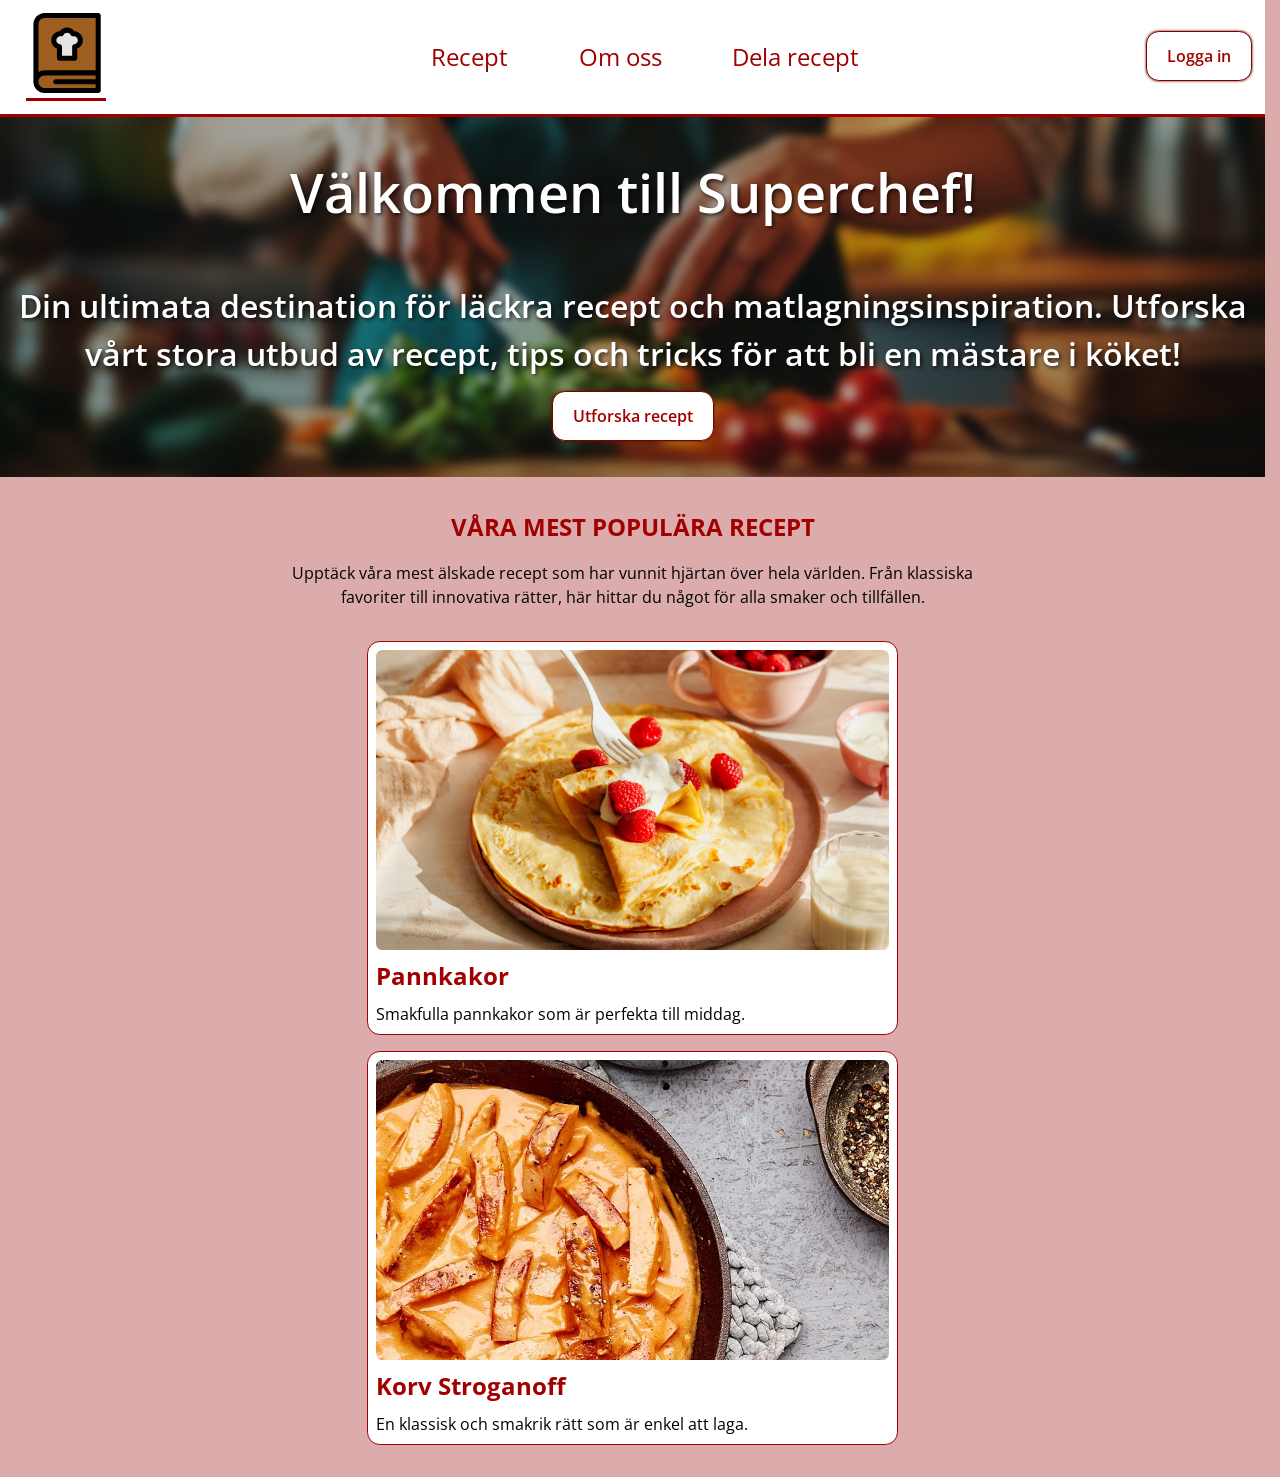
<file: index.html>
<!doctype html>
<html class="page" lang="sv">
  <head>
    <title>Pannkakor</title>
    <meta charset="utf-8" />
    <meta name="viewport" content="width=device-width" />
    <link rel="icon" href="images/logo_white.svg" type="image/svg+xml" />
    <link rel="stylesheet" href="styles/style.css" />

    <!-- Google Fonts -->
    <link rel="preconnect" href="https://fonts.googleapis.com" />
    <link rel="preconnect" href="https://fonts.gstatic.com" crossorigin />
    <link
      href="https://fonts.googleapis.com/css2?family=Open+Sans:ital,wght@0,300..800;1,300..800&display=swap"
      rel="stylesheet"
    />
  </head>
  <body class="page__body">
    <header class="page__header">
      <a href="#main" class="skip">Skip to main content</a>
      <nav class="navbar" role="navigation" aria-label="Main Navigation">
        <ul class="navbar__list">
          <li class="navbar__item navbar__logo" aria-current="page">
            <a
              class="navbar__link navbar__logo__link navbar__link--active"
              href="index.html"
            >
              <img
                src="images/logo_color.svg"
                class="navbar__item__logo"
                alt="Superchef Home"
              />
            </a>
          </li>
          <li class="navbar__item">
            <a class="navbar__link" href="gallery.html">Recept</a>
          </li>
          <li class="navbar__item">
            <a class="navbar__link" href="about.html">Om oss</a>
          </li>
          <li class="navbar__item">
            <a class="navbar__link" href="share_recipe.html">Dela recept</a>
          </li>
          <li class="navbar__item">
            <button class="button">Logga in</button>
          </li>
        </ul>
      </nav>
      <section class="hero-image">
        <div class="hero__content">
          <h1 class="hero__heading">Välkommen till Superchef!</h1>
          <p class="hero__text">
            Din ultimata destination för läckra recept och
            matlagningsinspiration. Utforska vårt stora utbud av recept, tips
            och tricks för att bli en mästare i köket!
          </p>
          <a href="gallery.html" aria-label="Utforska recept">
            <button class="button" tabindex="-1">Utforska recept</button>
          </a>
        </div>
      </section>
    </header>
    <main id="main" class="wrapper">
      <section class="content">
        <h2 class="section__heading">Våra mest populära recept</h2>
        <p class="section__text">
          Upptäck våra mest älskade recept som har vunnit hjärtan över hela
          världen. Från klassiska favoriter till innovativa rätter, här hittar
          du något för alla smaker och tillfällen.
        </p>
        <div class="gallery">
          <a href="pannkakor.html">
            <article class="gallery__item">
              <img
                class="gallery__item__image"
                src="images/pannkakor.jpg"
                alt="Bild på pannkakor"
              />
              <h2 class="gallery__item__heading">Pannkakor</h2>
              <p>Smakfulla pannkakor som är perfekta till middag.</p>
            </article>
          </a>
          <a href="pannkakor.html">
            <article class="gallery__item">
              <img
                class="gallery__item__image"
                src="images/korvstroganoff.jpg"
                alt="Bild på korvstroganoff"
              />
              <h2 class="gallery__item__heading">Korv Stroganoff</h2>
              <p>En klassisk och smakrik rätt som är enkel att laga.</p>
            </article>
          </a>
        </div>
      </section>
    </main>
  </body>
</html>
</file>
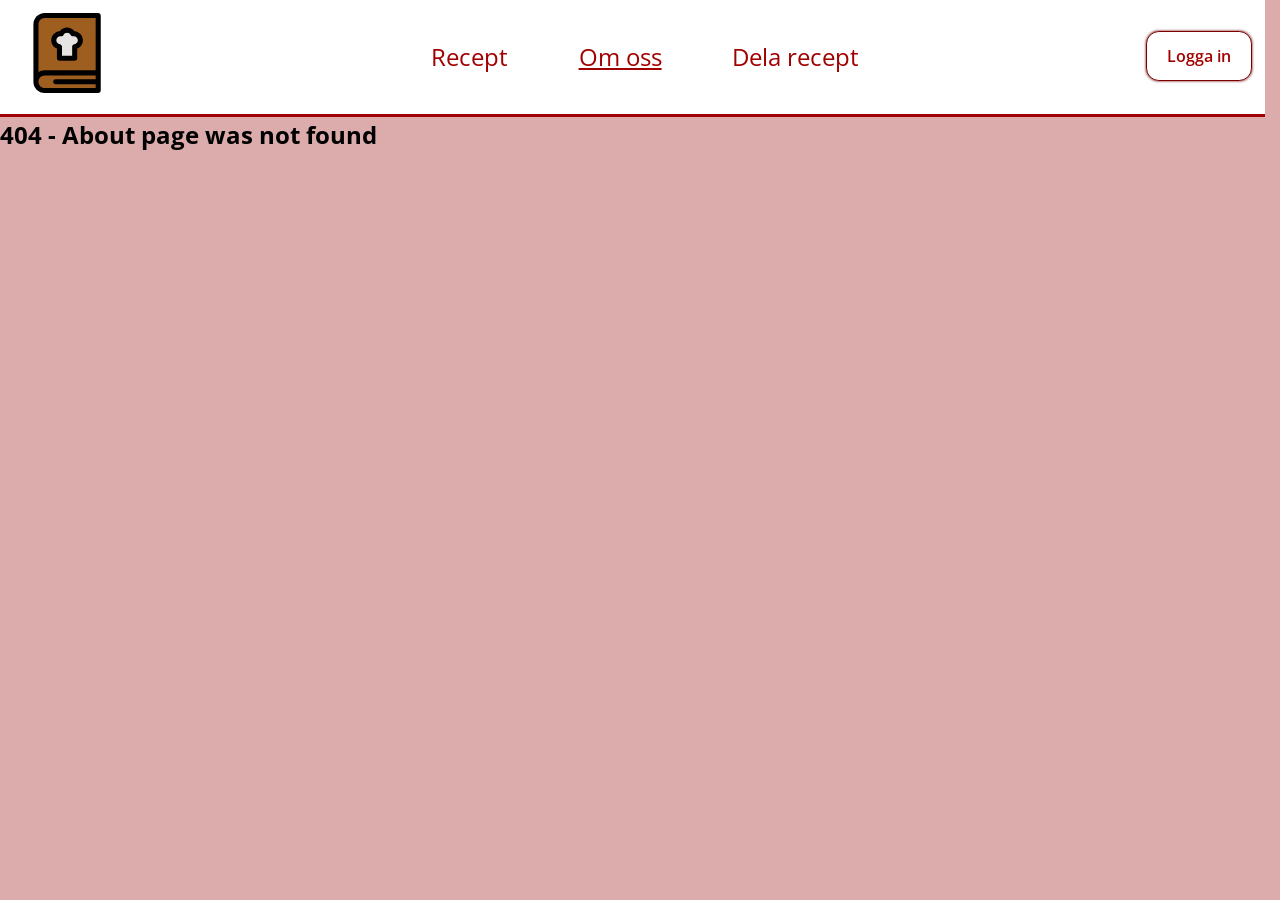
<file: about.html>
<!doctype html>
<html class="page" lang="sv">
  <head>
    <title>Kontakta oss</title>
    <meta charset="utf-8" />
    <meta name="viewport" content="width=device-width" />
    <link rel="icon" href="images/logo_white.svg" type="image/svg+xml" />
    <link rel="stylesheet" href="styles/style.css" />

    <!-- Google Fonts -->
    <link rel="preconnect" href="https://fonts.googleapis.com" />
    <link rel="preconnect" href="https://fonts.gstatic.com" crossorigin />
    <link
      href="https://fonts.googleapis.com/css2?family=Open+Sans:ital,wght@0,300..800;1,300..800&display=swap"
      rel="stylesheet"
    />
  </head>
  <body class="page__body">
    <header class="page__header">
      <a href="#main" class="skip">Skip to main content</a>
      <nav class="navbar" role="navigation" aria-label="Main Navigation">
        <ul class="navbar__list">
          <li class="navbar__item navbar__logo">
            <a class="navbar__link navbar__logo__link" href="index.html">
              <img
                src="images/logo_color.svg"
                class="navbar__item__logo"
                alt="Superchef Home"
              />
            </a>
          </li>
          <li class="navbar__item">
            <a class="navbar__link" href="gallery.html">Recept</a>
          </li>
          <li class="navbar__item" aria-current="page">
            <a class="navbar__link navbar__link--active" href="about.html"
              >Om oss</a
            >
          </li>
          <li class="navbar__item">
            <a class="navbar__link" href="share_recipe.html">Dela recept</a>
          </li>
          <li class="navbar__item">
            <button class="button">Logga in</button>
          </li>
        </ul>
      </nav>
    </header>
    <main>
      <section>
        <h1>404 - About page was not found</h1>
      </section>
    </main>
  </body>
</html>
</file>
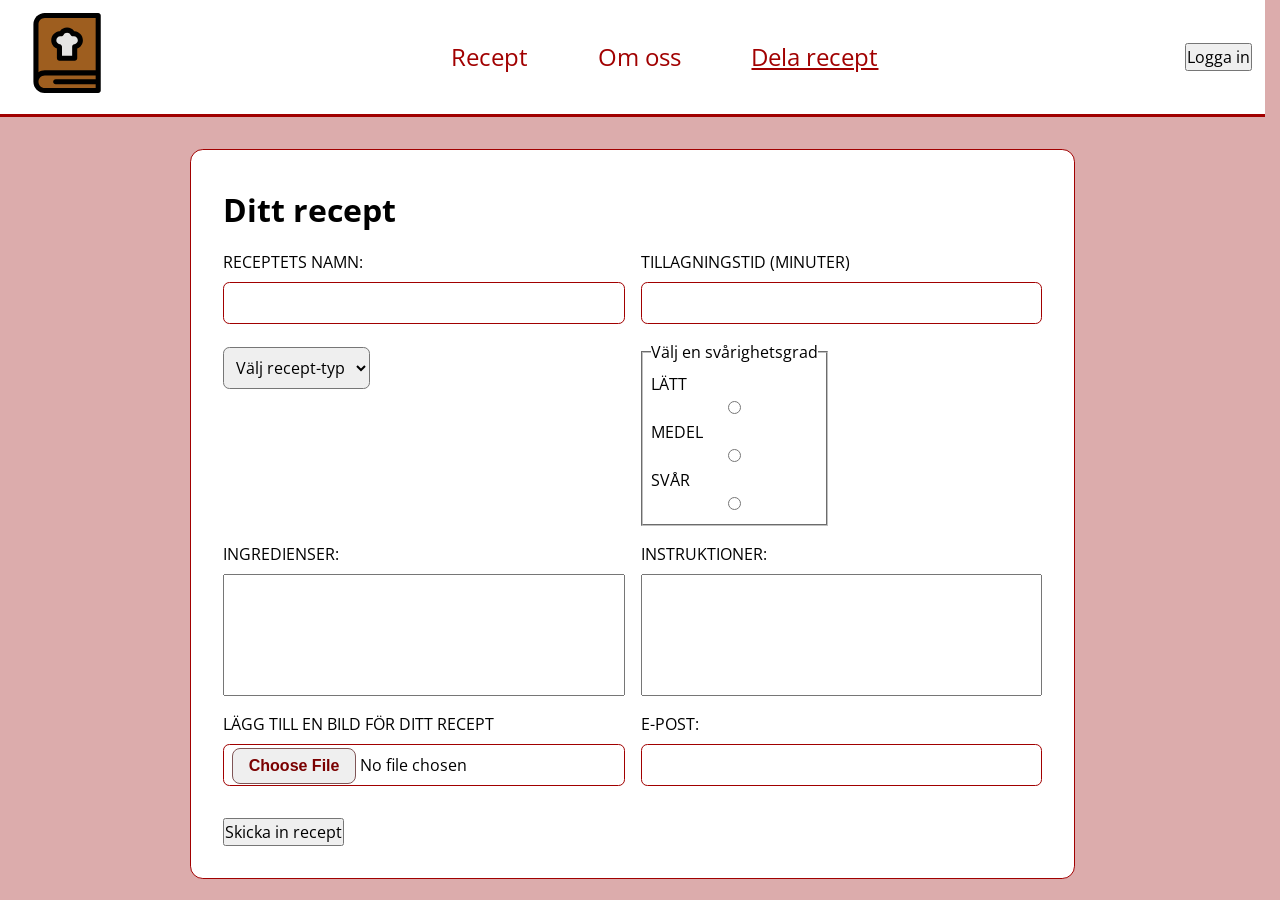
<file: kontakta.html>
<!doctype html>
<html class="page" lang="sv">
  <head>
    <title>Kontakta oss</title>
    <meta charset="utf-8" />
    <meta name="viewport" content="width=device-width" />
    <link rel="icon" href="images/logo_white.svg" type="image/svg+xml" />
    <link rel="stylesheet" href="styles/style.css" />

    <!-- Google Fonts -->
    <link rel="preconnect" href="https://fonts.googleapis.com" />
    <link rel="preconnect" href="https://fonts.gstatic.com" crossorigin />
    <link
      href="https://fonts.googleapis.com/css2?family=Open+Sans:ital,wght@0,300..800;1,300..800&display=swap"
      rel="stylesheet"
    />
  </head>
  <body class="page__body">
    <header class="page__header">
      <a href="#main" class="skip">Skip to main content</a>
      <nav class="navbar" role="navigation" aria-label="Main Navigation">
        <ul class="navbar__list">
          <li class="navbar__item navbar__logo">
            <a class="navbar__link navbar__logo__link" href="index.html">
              <img
                src="images/logo_color.svg"
                class="navbar__item__logo"
                alt="Superchef Home"
              />
            </a>
          </li>
          <li class="navbar__item">
            <a class="navbar__link" href="gallery.html">Recept</a>
          </li>
          <li class="navbar__item">
            <a class="navbar__link" href="#">Om oss</a>
          </li>
          <li class="navbar__item" aria-current="page">
            <a class="navbar__link navbar__link--active" href="#"
              >Dela recept</a
            >
          </li>
          <li class="navbar__item">
            <button class="navbar__button">Logga in</button>
          </li>
        </ul>
      </nav>
    </header>
    <main id="main" class="contact-form">
      <h1 class="contact-form__heading">Ditt recept</h1>

      <form class="contact-form__form" action="#" method="post">
        <div class="form-group">
          <label for="name" class="contact-form__label">Receptets namn:</label>
          <input
            type="text"
            id="name"
            name="name"
            class="contact-form__input"
            required
          />
        </div>

        <div class="form-group">
          <!-- tillagningstid -->
          <label for="hard">Tillagningstid (Minuter)</label>
          <input type="number" min="1" id="time" />
        </div>

        <div class="form-group">
          <!-- Kategori -->
          <select>
            <option selected disabled>Välj recept-typ</option>
            <option>Frukost</option>
            <option>Middag</option>
            <option>Efterrätt</option>
          </select>
        </div>

        <div class="form-group">
          <!-- svårighetsgrad -->
          <fieldset>
            <legend>Välj en svårighetsgrad</legend>
            <div>
              <label for="easy">Lätt</label>
              <input type="radio" id="easy" name="difficulty" value="easy" />
            </div>
            <div>
              <label for="medium">Medel</label>
              <input
                type="radio"
                id="medium"
                name="difficulty"
                value="medium"
              />
            </div>
            <div>
              <label for="hard">Svår</label>
              <input type="radio" id="hard" name="difficulty" value="hard" />
            </div>
          </fieldset>
        </div>

        <div class="form-group">
          <label for="message" class="contact-form__label">Ingredienser:</label>
          <textarea
            id="message"
            name="message"
            class="contact-form__textarea"
            rows="5"
            required
          ></textarea>
        </div>

        <div class="form-group">
          <label for="message" class="contact-form__label"
            >Instruktioner:</label
          >
          <textarea
            id="message"
            name="message"
            class="contact-form__textarea"
            rows="5"
            required
          ></textarea>
        </div>

        <div class="form-group">
          <!-- Bild -->
          <label for="image">Lägg till en bild för ditt recept</label>
          <input id="image" type="file" />
        </div>

        <div class="form-group">
          <label for="email" class="contact-form__label">E-post:</label>
          <input
            type="email"
            id="email"
            name="email"
            class="contact-form__input"
            required
          />
        </div>

        <div>
          <!-- finprint checkbox -->
        </div>
        <div class="form-group">
          <button type="submit" class="contact-form__button span-all">
            Skicka in recept
          </button>
        </div>
      </form>
    </main>
  </body>
</html>
</file>
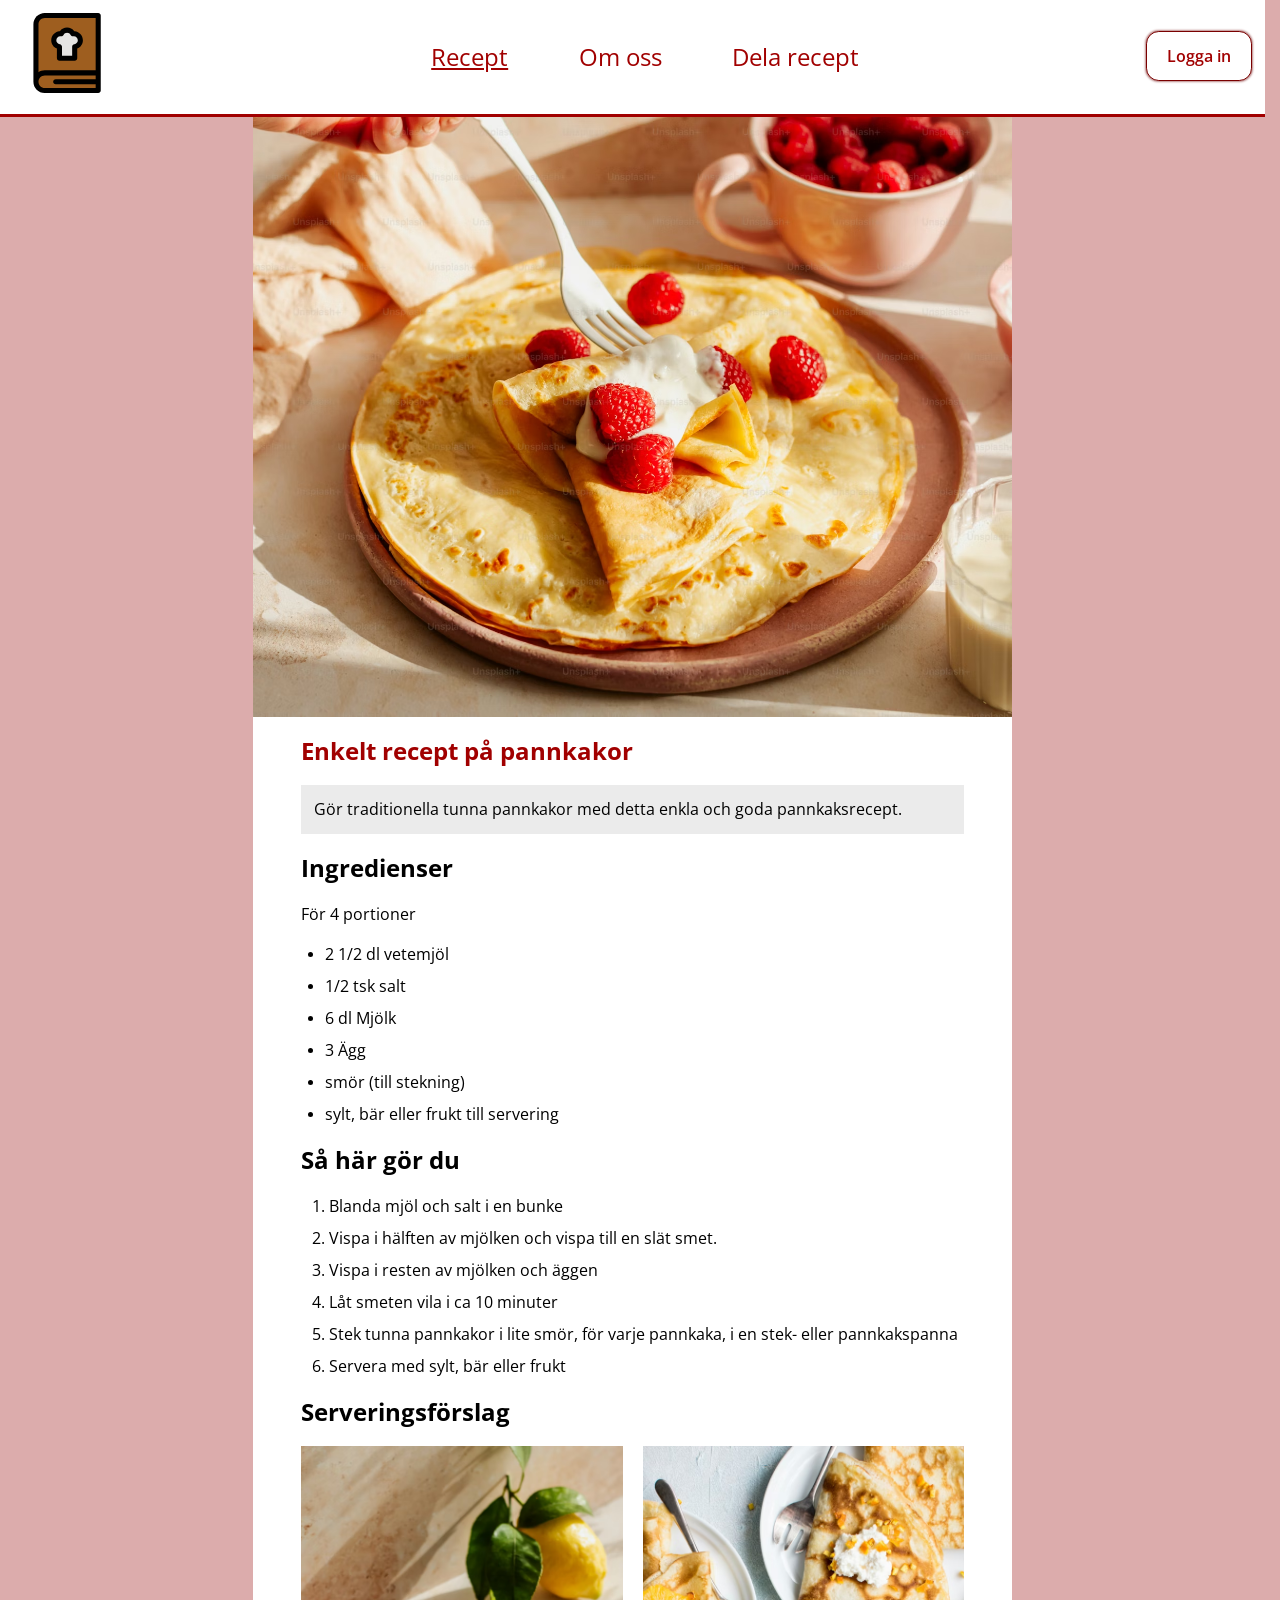
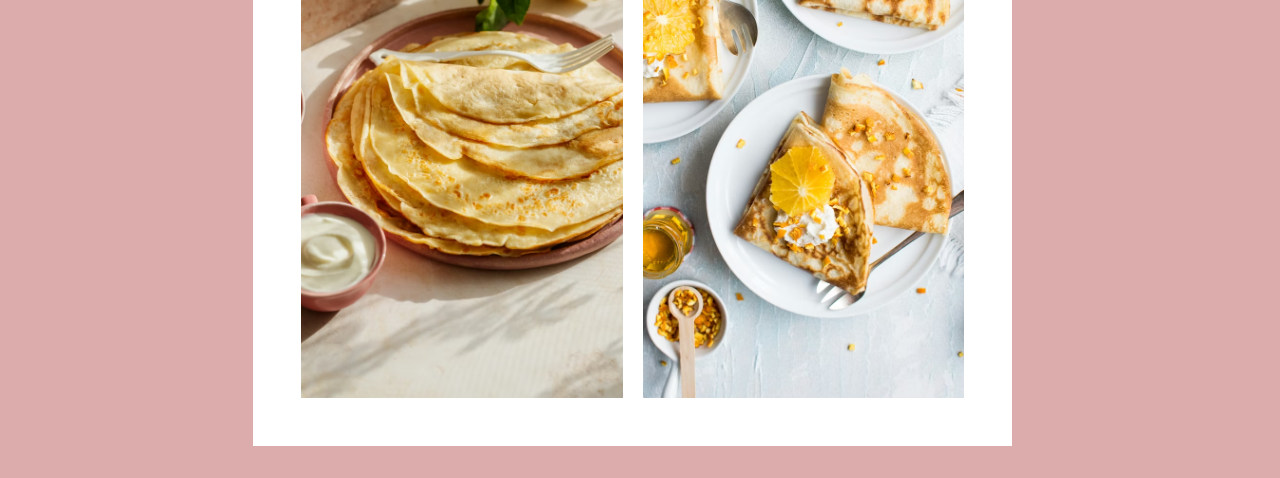
<file: pannkakor.html>
<!doctype html>
<html class="page" lang="sv">
  <head>
    <title>Pannkakor</title>
    <meta charset="utf-8" />
    <meta name="viewport" content="width=device-width" />
    <link rel="icon" href="images/logo_white.svg" type="image/svg+xml" />
    <link rel="stylesheet" href="styles/style.css" />

    <!-- Google Fonts -->
    <link rel="preconnect" href="https://fonts.googleapis.com" />
    <link rel="preconnect" href="https://fonts.gstatic.com" crossorigin />
    <link
      href="https://fonts.googleapis.com/css2?family=Open+Sans:ital,wght@0,300..800;1,300..800&display=swap"
      rel="stylesheet"
    />
  </head>
  <body class="page__body">
    <header class="page__header">
      <a href="#main" class="skip">Skip to main content</a>
      <nav class="navbar" role="navigation" aria-label="Main Navigation">
        <ul class="navbar__list">
          <li class="navbar__item navbar__logo">
            <a class="navbar__link navbar__logo__link" href="index.html">
              <img
                src="images/logo_color.svg"
                class="navbar__item__logo"
                alt="Superchef Home"
              />
            </a>
          </li>
          <li class="navbar__item" aria-current="page">
            <a class="navbar__link navbar__link--active" href="gallery.html"
              >Recept</a
            >
          </li>
          <li class="navbar__item">
            <a class="navbar__link" href="about.html">Om oss</a>
          </li>
          <li class="navbar__item">
            <a class="navbar__link" href="share_recipe.html">Dela recept</a>
          </li>
          <li class="navbar__item">
            <button class="button">Logga in</button>
          </li>
        </ul>
      </nav>
    </header>
    <div class="wrapper">
      <article class="article">
        <section>
          <img
            class="article__top-image"
            src="images/pannkakor.jpg"
            alt="Bild på pannkakor"
          />
        </section>
        <main id="main" class="article__content">
          <header>
            <h1 class="article__heading">Enkelt recept på pannkakor</h1>
          </header>
          <section>
            <p class="infobox">
              Gör traditionella tunna pannkakor med detta enkla och goda
              pannkaksrecept.
            </p>
            <h2 class="article__subheading">Ingredienser</h2>
            <p class="article__text">För 4 portioner</p>
            <ul class="unordered-list">
              <li class="list-item">2 1/2 dl vetemjöl</li>
              <li class="list-item">1/2 tsk salt</li>
              <li class="list-item">6 dl Mjölk</li>
              <li class="list-item">3 Ägg</li>
              <li class="list-item">smör (till stekning)</li>
              <li class="list-item">sylt, bär eller frukt till servering</li>
            </ul>
            <h2 class="article__subheading">Så här gör du</h2>
            <ol class="ordered-list">
              <li class="list-item">Blanda mjöl och salt i en bunke</li>
              <li class="list-item">
                Vispa i hälften av mjölken och vispa till en slät smet.
              </li>
              <li class="list-item">Vispa i resten av mjölken och äggen</li>
              <li class="list-item">Låt smeten vila i ca 10 minuter</li>
              <li class="list-item">
                Stek tunna pannkakor i lite smör, för varje pannkaka, i en stek-
                eller pannkakspanna
              </li>
              <li class="list-item">Servera med sylt, bär eller frukt</li>
            </ol>
          </section>
          <section>
            <h2 class="article__subheading">Serveringsförslag</h2>
            <footer class="article__footer">
              <img
                class="article__bottom-images"
                src="images/pannkakor2.jpg"
                alt="Pannkakor med jordgubbar och grädde"
              />
              <img
                class="article__bottom-images"
                src="images/pannkakor3.jpg"
                alt="Pannkakor med apelsinskivor och ricottaost"
              />
            </footer>
          </section>
        </main>
      </article>
    </div>
  </body>
</html>
</file>
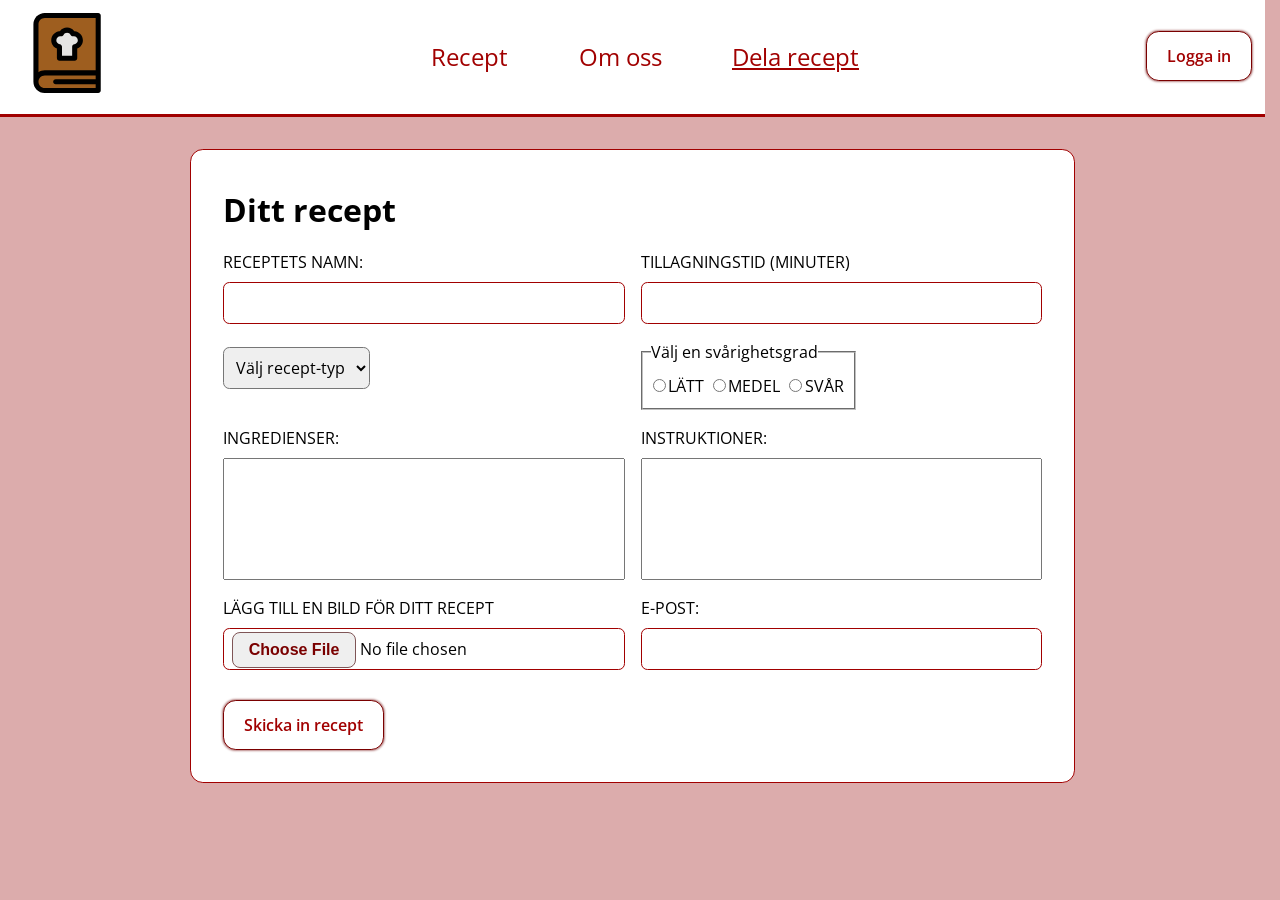
<file: share_recipe.html>
<!doctype html>
<html class="page" lang="sv">
  <head>
    <title>Kontakta oss</title>
    <meta charset="utf-8" />
    <meta name="viewport" content="width=device-width" />
    <link rel="icon" href="images/logo_white.svg" type="image/svg+xml" />
    <link rel="stylesheet" href="styles/style.css" />

    <!-- Google Fonts -->
    <link rel="preconnect" href="https://fonts.googleapis.com" />
    <link rel="preconnect" href="https://fonts.gstatic.com" crossorigin />
    <link
      href="https://fonts.googleapis.com/css2?family=Open+Sans:ital,wght@0,300..800;1,300..800&display=swap"
      rel="stylesheet"
    />
  </head>
  <body class="page__body">
    <header class="page__header">
      <a href="#main" class="skip">Skip to main content</a>
      <nav class="navbar" role="navigation" aria-label="Main Navigation">
        <ul class="navbar__list">
          <li class="navbar__item navbar__logo">
            <a class="navbar__link navbar__logo__link" href="index.html">
              <img
                src="images/logo_color.svg"
                class="navbar__item__logo"
                alt="Superchef Home"
              />
            </a>
          </li>
          <li class="navbar__item">
            <a class="navbar__link" href="gallery.html">Recept</a>
          </li>
          <li class="navbar__item">
            <a class="navbar__link" href="about.html">Om oss</a>
          </li>
          <li class="navbar__item" aria-current="page">
            <a
              class="navbar__link navbar__link--active"
              href="share_recipe.html"
              >Dela recept</a
            >
          </li>
          <li class="navbar__item">
            <button class="button">Logga in</button>
          </li>
        </ul>
      </nav>
    </header>
    <main id="main" class="contact-form">
      <h1 class="contact-form__heading">Ditt recept</h1>

      <form class="contact-form__form" action="#" method="post">
        <div class="form-group">
          <label for="name" class="contact-form__label">Receptets namn:</label>
          <input
            type="text"
            id="name"
            name="name"
            class="contact-form__input"
            required
          />
        </div>

        <div class="form-group">
          <!-- tillagningstid -->
          <label for="hard">Tillagningstid (Minuter)</label>
          <input type="number" min="1" id="time" />
        </div>

        <div class="form-group">
          <!-- Kategori -->
          <select>
            <option value="" selected disabled>Välj recept-typ</option>
            <option value="breakfast">Frukost</option>
            <option value="dinner">Middag</option>
            <option value="dessert">Efterrätt</option>
          </select>
        </div>

        <div class="form-group">
          <!-- svårighetsgrad -->
          <fieldset>
            <legend>Välj en svårighetsgrad</legend>
            <div class="form-group__radio-field">
              <label for="easy">Lätt</label>
              <input type="radio" id="easy" name="difficulty" value="easy" />
            </div>
            <div class="form-group__radio-field">
              <label for="medium">Medel</label>
              <input
                type="radio"
                id="medium"
                name="difficulty"
                value="medium"
              />
            </div>
            <div class="form-group__radio-field">
              <label for="hard">Svår</label>
              <input type="radio" id="hard" name="difficulty" value="hard" />
            </div>
          </fieldset>
        </div>

        <div class="form-group">
          <label for="message" class="contact-form__label">Ingredienser:</label>
          <textarea
            id="message"
            name="message"
            class="contact-form__textarea"
            rows="5"
            required
          ></textarea>
        </div>

        <div class="form-group">
          <label for="message" class="contact-form__label"
            >Instruktioner:</label
          >
          <textarea
            id="message"
            name="message"
            class="contact-form__textarea"
            rows="5"
            required
          ></textarea>
        </div>

        <div class="form-group">
          <!-- Bild -->
          <label for="image">Lägg till en bild för ditt recept</label>
          <input id="image" type="file" />
        </div>

        <div class="form-group">
          <label for="email" class="contact-form__label">E-post:</label>
          <input
            type="email"
            id="email"
            name="email"
            class="contact-form__input"
            autocomplete="email"
            required
          />
        </div>

        <div>
          <!-- finprint checkbox -->
        </div>
        <div class="form-group">
          <button type="submit" class="button contact-form__button span-all">
            Skicka in recept
          </button>
        </div>
      </form>
    </main>
  </body>
</html>
</file>
<file: styles/style.css>
/** CSS Reset - Josh W Comeau **/

/* 1. Use a more-intuitive box-sizing model */
*,
*::before,
*::after {
  box-sizing: border-box;
}

/* 2. Remove default margin & padding */
*:not(dialog) {
  margin: 0;
  padding: 0;
}

/* 3. Enable keyword animations */
@media (prefers-reduced-motion: no-preference) {
  html {
    interpolate-size: allow-keywords;
  }
}

body {
  /* 4. Increase line-height */
  line-height: 1.5;
  /* 5. Improve text rendering */
  -webkit-font-smoothing: antialiased;
  /* Make the body take up the full height of the viewport */
  min-height: 100vh;
}

/* 6. Improve media defaults */
img,
picture,
video,
canvas,
svg {
  display: block;
  max-width: 100%;
}

/* 7. Inherit fonts for form controls */
input,
button,
textarea,
select {
  font: inherit;
}

/* 8. Avoid text overflows */
p,
h1,
h2,
h3,
h4,
h5,
h6 {
  overflow-wrap: break-word;
}

/* 9. Improve line wrapping */
p {
  text-wrap: pretty;
}
h1,
h2,
h3,
h4,
h5,
h6 {
  text-wrap: balance;
}

/* 10. Create a root stacking context */
#root,
#__next {
  isolation: isolate;
}

/* 11. Remove default list styles */
ul[role="list"],
ol[role="list"] {
  list-style: none;
}

ul {
  list-style-type: none;
}

/****************/

:root {
  /* Colors */
  --clr-red: #a10000;
  --clr-white: #ffffff;
  --clr-light-gray: #ebebeb;
  --clr-soft-pink: #dcacac;
  --clr-red-darker: #7a0000;
  --clr-red-focus: #420203;
  --clr-red-outline: #7f5556;
  --clr-red-selected: #8f6464;

  /* Used colors */
  --clr-text-headings: var(--clr-red);
  --clr-bg: var(--clr-soft-pink);
  --clr-article-bg: var(--clr-white);
  --clr-infobox-bg: var(--clr-light-gray);
  --clr-border: var(--clr-red);
  --clr-link: var(--clr-red);
  --clr-bg-button: var(--clr-white);
  --clr-button-text: var(--clr-red);
  --clr-button-border: var(--clr-red-darker);
  --clr-focus: var(--clr-red-focus);
  --clr-outline: var(--clr-red-outline);

  /* Font */
  --ff-base: "Open Sans", sans-serif;

  /* Font weight */
  --fw-bold: 600;

  /* Font size */
  --fs-small: 0.825rem;
  --fs-medium: 1rem;
  --fs-large: 1.5rem;
  --fs-xlarge: 2rem;
  --fs-heading: 3rem;
  --fs-xl-heading: 4rem;

  /* Bullet size */
  --ff-bullet-size: 0.85rem;

  /* Border radius */
  --border-radius-sm: 0.4rem;
  --border-radius-md: 0.8rem;
}

/* Always leave room & display the scrollbar so content don't jump around */
html {
  scrollbar-gutter: stable;
  overflow-y: scroll;
}

/* Global styles */
.page,
.page__body {
  background-color: var(--clr-bg);
  margin: 0px;
  padding-top: 0px;
  font-family: var(--ff-base);
}

.page__heading {
  text-align: center;
  margin: 2rem 0;
  color: var(--clr-text-headings);
}

.section__heading {
  text-align: center;
  text-transform: uppercase;
  font-size: clamp(var(--fs-small), 4vw + 1rem, var(--fs-large));
  color: var(--clr-text-headings);
  margin: 1rem;
}

.section__text {
  text-align: center;
  text-wrap: pretty;
  font-size: var(--fs-medium);
  font-size: clamp(var(--fs-small), 2vw + 1rem, var(--fs-medium));
  margin: 0rem 2rem 2rem 2rem;
}

a:focus-visible {
  outline: 3px solid var(--clr-focus);
  outline-offset: 4px;
  border-radius: 4px;
}

.contact-form__button {
  justify-self: start;
}

.button {
  display: inline-block;
  background-color: var(--clr-bg-button);
  padding: clamp(0.5rem, 1vw + 1vw, 0.75rem) clamp(1rem, 3vw, 1.25rem);
  color: var(--clr-button-text);
  border-color: var(--clr-button-border);
  border-radius: 0.8rem;
  margin-top: -0.15rem;
  font-weight: var(--fw-bold);
  font-size: clamp(var(--fs-small), 2vw + 0.5rem, var(--fs-medium));
  border: 1px solid var(--clr-button-border);
  outline: none;
  cursor: pointer;
  box-shadow: 0px 0px 2px 1px rgba(109, 4, 4, 0.487);

  &:hover {
    background-color: var(--clr-red-darker);
    color: var(--clr-white);
    transition: all 0.2s ease-in;
    text-decoration: underline;
  }

  &:focus-visible {
    outline: 3px solid var(--clr-focus);
    outline-offset: 4px;
    border-radius: 4px;
  }
}

/****** Navbar ******/
.navbar {
  background-color: var(--clr-white);
  border-bottom: 3px solid var(--clr-red);
  .navbar__list {
    display: flex;
    padding: clamp(0rem, 1vw, 1rem);
    align-items: center;
  }
  .navbar__item {
    margin-inline-start: clamp(0rem, 1vw, 1rem);
    &:not(.navbar__logo) {
      margin-inline-start: clamp(0.1rem, 3vw, 4rem);
    }
    white-space: nowrap;
  }
  .navbar__item:first-child {
    margin-inline-end: auto;
  }
  .navbar__item:last-child {
    margin-inline-start: auto;
  }

  .navbar__link:hover {
    background-color: var(--clr-soft-pink);
    color: var(--clr-red);
    transition: all 0.2s ease-in;
  }

  .navbar__link {
    &:not(.navbar__logo__link) {
      padding: 0.5rem 1rem;
      display: inline-block;
      min-height: 44px;
    }
    color: var(--clr-link);
    border-radius: 0.8rem;
    text-decoration: none;
    font-size: clamp(var(--fs-small), 2vw + 0.5rem, var(--fs-large));
  }

  .navbar__link--active {
    color: var(--clr-red);
    text-decoration: underline;
  }

  .navbar__item__logo {
    min-height: 50px;
    min-width: 50px;
    max-height: 80px;
    margin-bottom: 5px;
  }
  .navbar__logo__link {
    display: flex;
    align-items: center;
    gap: 0.5rem;
    border-bottom: 3px solid;
    border-radius: 0;
    border-color: transparent;
  }
  .navbar__logo__link.navbar__link--active {
    border-bottom: 3px solid;
    border-radius: 0;
    &:hover {
      background-color: transparent;
    }
  }
}

/* Main content wrapper */
.wrapper {
  width: 60%;
  max-width: 1920px;
  margin-left: auto;
  margin-right: auto;
}

.article__top-image {
  width: 100%;
  height: 600px;
  position: center;
  object-fit: cover;
}

.infobox {
  background-color: var(--clr-infobox-bg);
  padding: 0.8rem;
  margin: 1rem;
}

.article {
  background-color: var(--clr-article-bg);
  margin-bottom: 1rem;

  .article__heading,
  .article__subheading {
    margin: 1rem;
  }

  .article__heading {
    color: var(--clr-red);
  }

  /** Size of bullets **/
  .unordered-list .list-item::marker {
    font-size: var(--ff-bullet-size);
  }

  /** Adjust list indentation **/
  .unordered-list,
  .ordered-list {
    text-align: left;
    padding: 0px;
    margin-top: 1rem;
    margin-left: 1.5rem;
    list-style-type: disc;
  }

  .list-item {
    margin-top: 0.5rem;
  }

  /* List styling */
  .unordered-list {
    list-style-type: disc;
    .list-item {
      margin-left: 1em;
    }
  }

  .ordered-list {
    list-style-type: decimal;
    .list-item {
      margin-left: 1.25em;
    }
  }

  .article__text {
    margin-left: 1rem;
  }
}

.article__content {
  margin: 0rem 2rem 2rem 2rem;
}

.article__footer {
  display: grid;
  grid-template-columns: 1fr 1fr;
  column-gap: 20px;
  width: 100%;
  padding: 0 1rem 0 1rem;

  .article__bottom-images {
    width: 100%;
    height: 600px;
    padding-bottom: 3rem;
    object-fit: cover;
  }
}

/** Responsive design **/
@media screen and (max-width: 800px) {
  .article__footer {
    grid-template-columns: 1fr;
  }
}

.gallery {
  width: 70%;
  min-width: 320px;

  margin: 2rem auto;
  gap: 1rem;
  display: grid;
  grid-template-columns: repeat(auto-fit, minmax(min(320px, 100%), 1fr));

  a {
    text-decoration: none;
    color: inherit;
  }

  .gallery__item {
    height: 100%;
    background-color: var(--clr-article-bg);
    display: grid;
    text-align: top;
    grid-template-rows: auto auto 1fr;
    gap: 0.5rem;
    border: 1px solid var(--clr-border);
    padding: 0.5rem;
    border-radius: var(--border-radius-md);

    h2 {
      color: var(--clr-red);
    }

    img {
      width: 100%;
      height: 300px;
      object-fit: cover;
      border-radius: var(--border-radius-sm);
    }
  }
}

.hero-image {
  background-position: center center;
  background-image: url("../images/hero_image.jpeg");

  min-height: 40vh;
  width: 100%;
  background-size: cover;
  background-repeat: no-repeat;

  text-align: center;
  display: grid;
  grid-template-rows: 1fr;
  margin-bottom: 2rem;

  .hero__content {
    align-content: center;
    object-fit: cover;
    width: 100%;
    backdrop-filter: blur(4px);
    background-color: rgba(0, 0, 0, 0.3);
  }
  .hero__text {
    text-align: center;
    text-shadow: 2px 2px 4px rgba(0, 0, 0, 0.7);
    color: var(--clr-white);
    font-size: clamp(var(--fs-small), 1.25vw + 1rem, var(--fs-xlarge));
    font-weight: var(--fw-bold);
    margin-top: 2rem;
    padding: 1rem;
  }
  .hero__heading {
    color: var(--clr-white);
    font-size: clamp(var(--fs-large), 3vw + 1rem, var(--fs-xl-heading));
    font-weight: var(--fw-bold);
    text-shadow: 2px 2px 4px rgba(0, 0, 0, 0.7);
  }
}

/**  This is not how you are supposed to do it, im pretty sure **/
@media screen and (min-width: 2000px) {
  .gallery {
    grid-template-columns: repeat(auto-fit, minmax(min(500px, 100%), 1fr));
  }
}

form {
  display: grid;
  gap: 1rem;

  @media (width > 720px) {
    grid-template-columns: 1fr 1fr;
  }
}

/* Allows customization of the select element, not supported in Firefox & Safari */
select,
::picker(select) {
  appearance: base-select;
}

.form-group {
  display: grid;
  gap: 0.5rem;

  select {
    /* width: max-content does not work with base-select */
    min-width: 15ch;
    justify-self: start;
    margin-block-start: 0.45rem;
    height: fit-content;
    padding: 0.5rem;
    border-radius: var(--border-radius-sm);

    option:disabled {
      background-color: var(--clr-bg);
    }

    option {
      background-color: var(--clr-bg);
    }
    option:checked {
      background-color: var(--clr-red-selected);
    }

    option:hover,
    option:focus {
      background: var(--clr-red-selected);
    }

    &:focus-visible {
      outline: 3px solid var(--clr-focus);
      outline-offset: 4px;
      border-radius: 4px;
    }
  }
}

select:hover,
select:focus {
  background: var(--clr-bg);
}

input::file-selector-button {
  font-weight: bold;
  color: var(--clr-red-darker);
  padding: 0.5rem 1rem;
  margin-block: -0.5rem;
  border: thin solid var(--clr-outline);
  border-radius: 8px;
  cursor: pointer;
}

label {
  text-transform: uppercase;
}

fieldset {
  justify-self: start;
  padding: 0.5rem;
}

input {
  padding: 0.5rem;
  border: 1px solid var(--clr-border);
  border-radius: var(--border-radius-sm);
  accent-color: var(--clr-red);

  width: 100%;

  &:focus-visible {
    outline: 3px solid var(--clr-focus);
    outline-offset: 4px;
    border-radius: 4px;
  }
}

.form-group__radio-field {
  display: inline-grid;
  align-items: center;
  grid-auto-flow: dense;
  padding: 0.15rem;

  label {
    padding-inline-start: 0.15rem;
    grid-column: 2;
  }
}

.form-group:has(.span-all) {
  grid-column: 1 / -1;
}

.skip {
  position: absolute;
  overflow: hidden;
  background: var(--clr-red-darker);
  padding: 0.5rem;
  border-radius: 0 0 0.5rem 0.5rem;
  left: 0.5rem;
  transform: translateY(-120%);
  transition: transform 0.3s ease-in;

  color: var(--clr-white);
}

.skip:focus {
  border-radius: 0 0 0.5rem 0.5rem;
  transform: translateY(0);

  color: var(--clr-white);
}

.contact-form {
  .contact-form__heading {
    margin-block-start: 0.25rem;
    margin-block-end: 1rem;
  }

  width: 70%;
  background-color: var(--clr-article-bg);
  padding: 2rem;
  border-radius: var(--border-radius-md);
  border: 1px solid var(--clr-border);
  margin: 2rem;
  margin-inline-start: auto;
  margin-inline-end: auto;
}

.contact-form__textarea {
  resize: none;
  width: 100%;

  &:focus-visible {
    outline: 3px solid var(--clr-focus);
    outline-offset: 4px;
    border-radius: 4px;
  }
}
</file>
